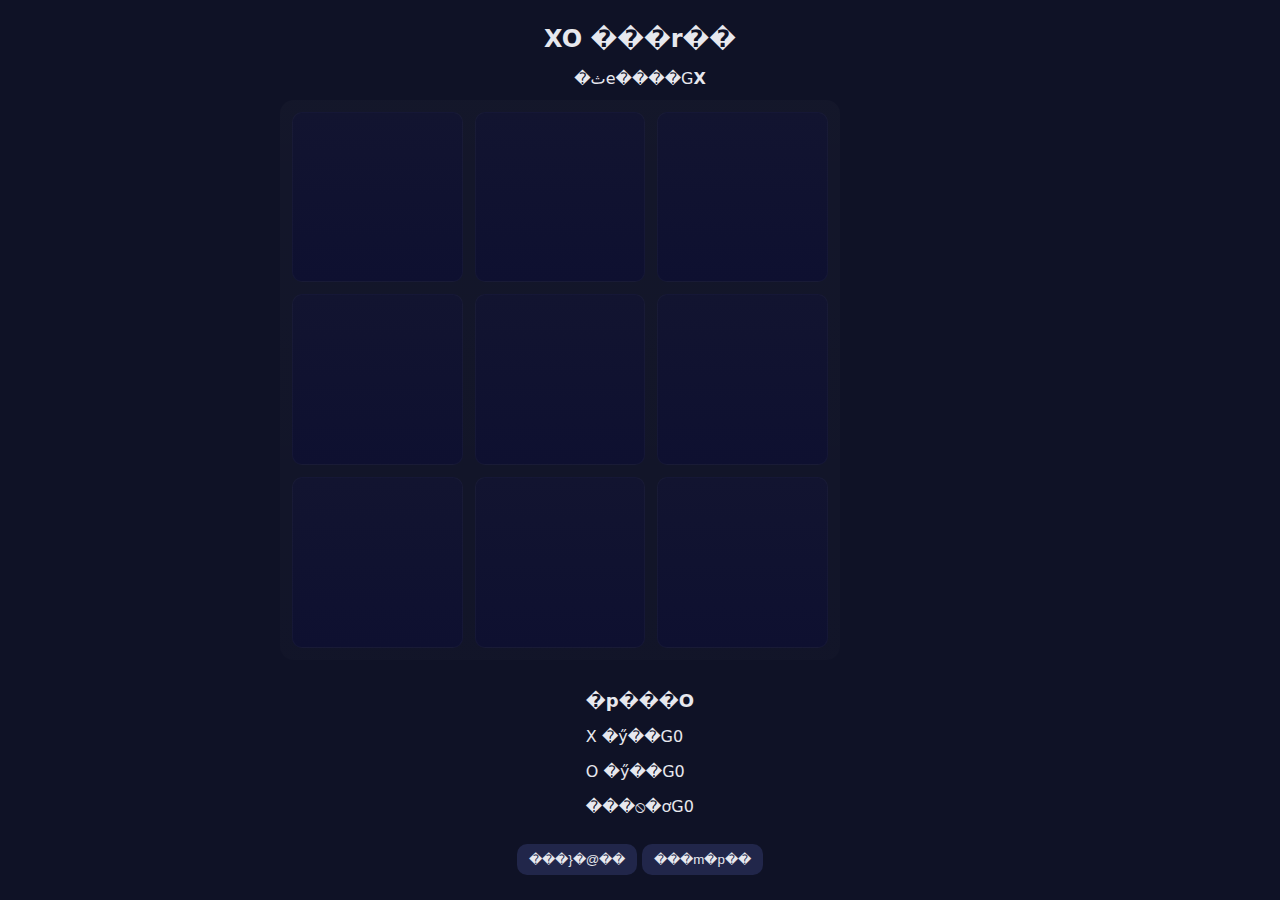
<file: index.html>
<!DOCTYPE html>
<html lang="zh-TW">
    <head>
        <meta charset="utf-8" />
        <meta name="viewport" content="width=device-width, initial-scale=1" />
        <title>1132951 -HW08</title>
        <link rel="stylesheet" href="styles.css">
    </head>
    <body>
        <main class="container">
            <h1>XO ���r��</h1>
            <div class="status">
                <span>�ثe����G<strong id="turn">X</strong></span>
                <span id="state"></span>
            </div>
            
            <section id="board" class="board" aria-label="���r�ѴѽL">
            <button class="cell" data-idx="0" ></button>
            <button class="cell" data-idx="1" ></button>
            <button class="cell" data-idx="2" ></button>
            <button class="cell" data-idx="3" ></button>
            <button class="cell" data-idx="4" ></button>
            <button class="cell" data-idx="5" ></button>
            <button class="cell" data-idx="6" ></button>
            <button class="cell" data-idx="7" ></button>
            <button class="cell" data-idx="8" ></button>
            </section>
            
            <!-- �p���O -->
            <div class="scoreboard">
                <h2>�p���O</h2>
                <p>X �ӳ��G<span id="score-x">0</span></p>
                <p>O �ӳ��G<span id="score-o">0</span></p>
                <p>���⦸�ơG<span id="score-draw">0</span></p>
            </div>
            <!-- ������s -->
            <div class="controls">
                <button id="reset">���}�@��</button>
                <button id="reset-all">���m�p��</button>
            </div>

        </main>
        <script src="script.js" defer></script>
    </body>
</html>
</file>
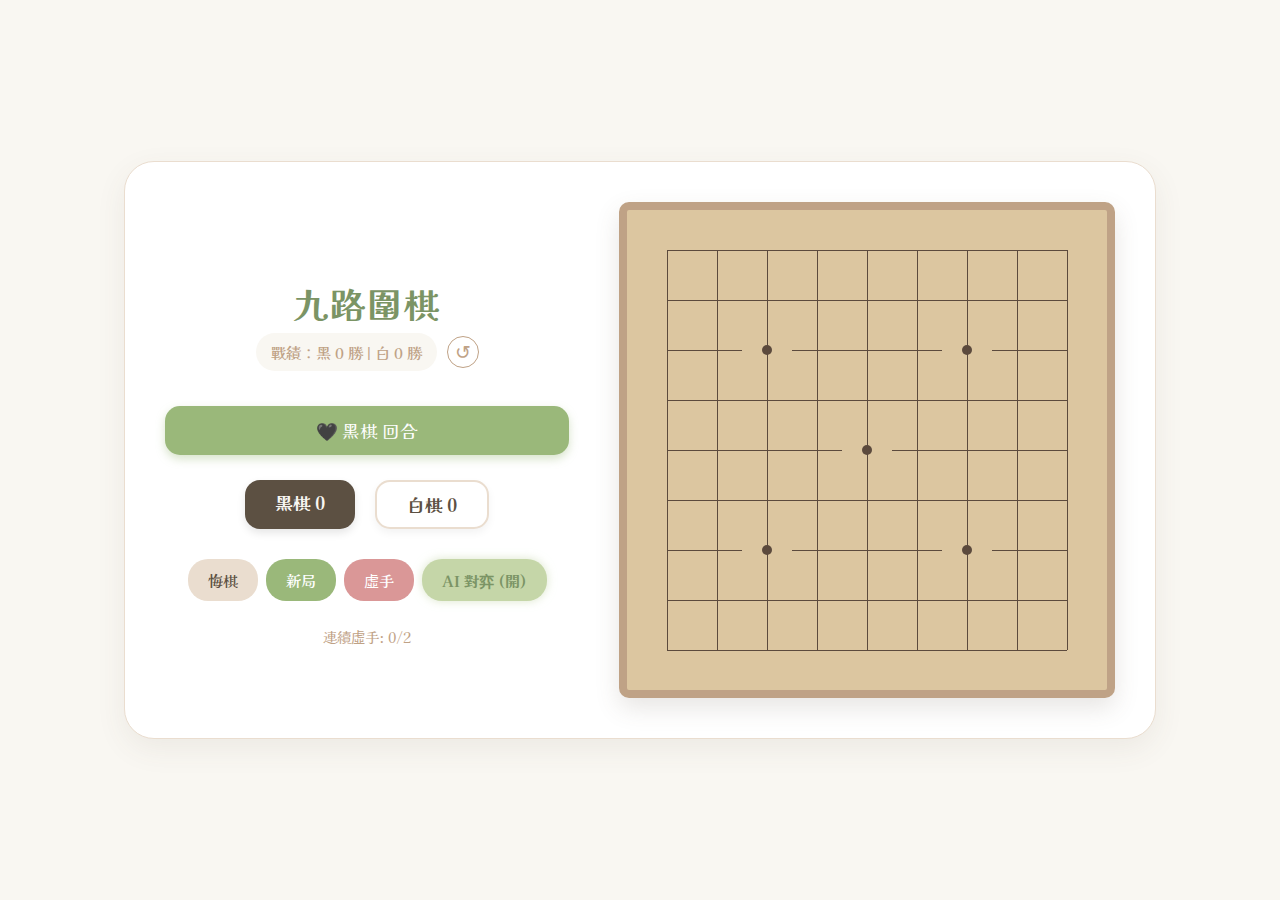
<file: Final-1132951/index.html>
<!DOCTYPE html>
<html lang="zh-TW">
<head>
    <meta charset="UTF-8">
    <meta name="viewport" content="width=device-width, initial-scale=1.0">
    <title>1132951 -FinalTerm</title>
    <link rel="preconnect" href="https://fonts.googleapis.com">
    <link rel="preconnect" href="https://fonts.gstatic.com" crossorigin>
    <link href="https://fonts.googleapis.com/css2?family=Kaisei+Decol&family=Noto+Emoji:wght@300..700&family=Pixelify+Sans:wght@400..700&family=Playwrite+AU+SA:wght@100..400&display=swap" rel="stylesheet">
    <link rel="stylesheet" href="style.css">
</head>
<body>
    <div class="game-container">
        <div class="info-panel">
            <h1>九路圍棋</h1>
            
            <div class="stats-row">
                <div class="stats-info">
                    戰績：黑 <span id="totalBlackWins">0</span> 勝 | 白 <span id="totalWhiteWins">0</span> 勝
                </div>
                <button class="reset-stats-btn" onclick="resetStats()" title="重置戰績">↺</button>
            </div>

            <div class="status" id="status">🖤 黑棋先手，請放鬆心情下棋</div>

            <div class="score">
                <div class="black-score">黑棋 <span id="blackScore">0</span></div>
                <div class="white-score">白棋 <span id="whiteScore">0</span></div>
            </div>

            <div class="controls">
                <button id="undoBtn">悔棋</button>
                <button class="primary-btn" onclick="newGame()">新局</button>
                <button class="pass-btn" id="passBtn">虛手</button>
                <button id="aiBtn" onclick="toggleAI()">AI 對弈</button>
            </div>
            
            <div id="passInfo">連續虛手: <span id="passCount">0</span>/2</div>
        </div>

        <div class="board-panel">
            <div id="board"></div>
        </div>
    </div>

    <script src="script.js"></script>
</body>

</html>
</file>
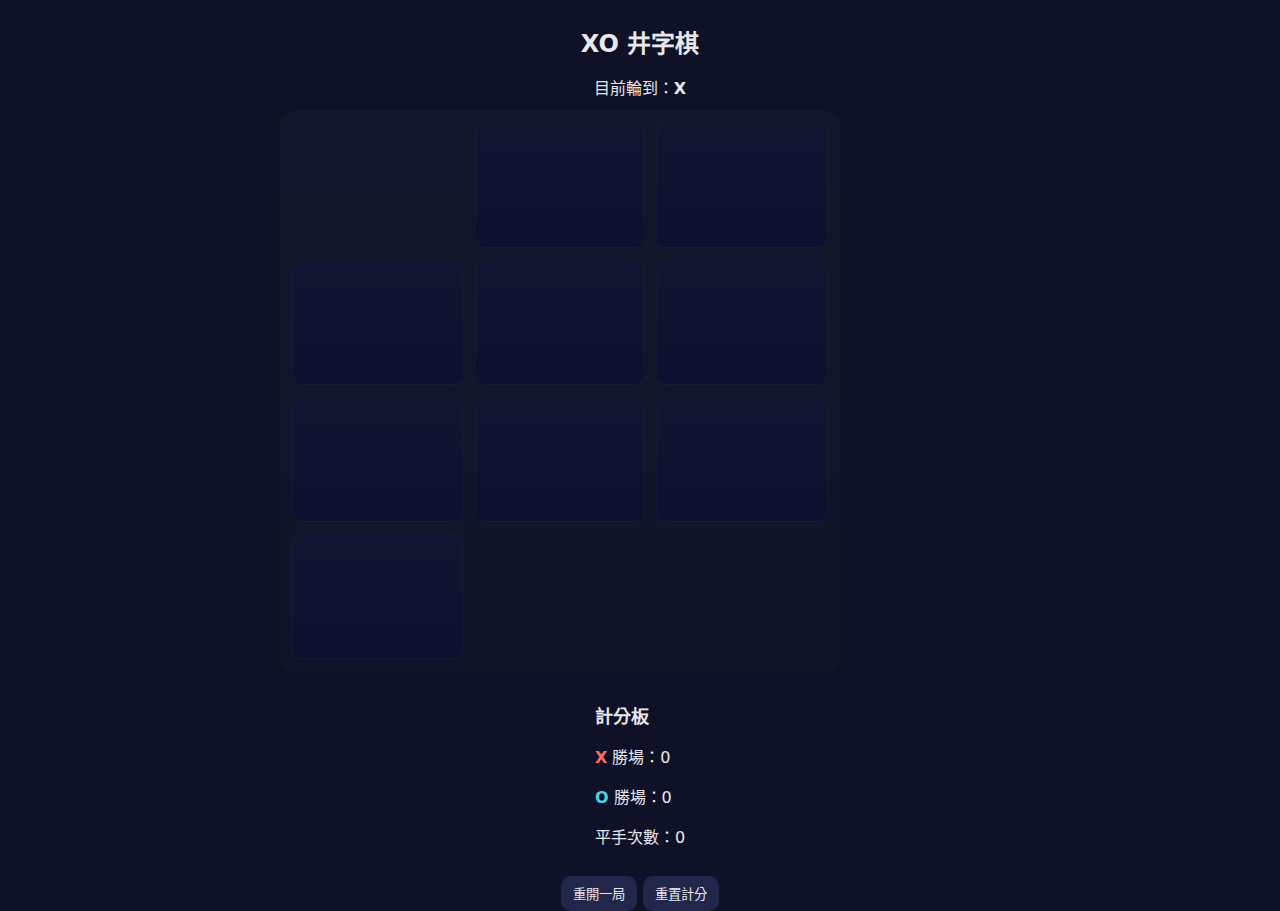
<file: HW08-1132951/index.html>
<!DOCTYPE html>
<html lang="zh-TW">
    <head>
        <meta charset="utf-8" />
        <meta name="viewport" content="width=device-width, initial-scale=1" />
        <title>1132951 -HW08</title>
        <link rel="stylesheet" href="styles.css">
    </head>
    <body>
        <main class="container">
            <article class="mainContent">
                <h1>XO 井字棋</h1>
                <div class="status">
                    <span>目前輪到：<strong id="turn">X</strong></span>
                    <span id="state"></span>
                </div>

                <section id="board" class="board" aria-label="井字棋棋盤">
                    <div id="winnerLine"></div>
                    <button class="cell" data-idx="0" ></button>
                    <button class="cell" data-idx="1" ></button>
                    <button class="cell" data-idx="2" ></button>
                    <button class="cell" data-idx="3" ></button>
                    <button class="cell" data-idx="4" ></button>
                    <button class="cell" data-idx="5" ></button>
                    <button class="cell" data-idx="6" ></button>
                    <button class="cell" data-idx="7" ></button>
                    <button class="cell" data-idx="8" ></button>
                </section>
            </article>
            <!-- 計分板 -->
            <div class="scoreboard">
                <h2>計分板</h2>
                <p><span style="color:#ff6b6b"><b>X</b></span> 勝場：<span id="score-x">0</span></p>
                <p><span style="color:#4dd0e1"><b>O</b></span> 勝場：<span id="score-o">0</span></p>
                <p>平手次數：<span id="score-draw">0</span></p>
            </div>
            <!-- 控制按鈕 -->
            <div class="controls">
                <button id="reset">重開一局</button>
                <button id="reset-all">重置計分</button>
            </div>

        </main>
        <script src="scripts.js" defer></script>
    </body>

</html>
</file>
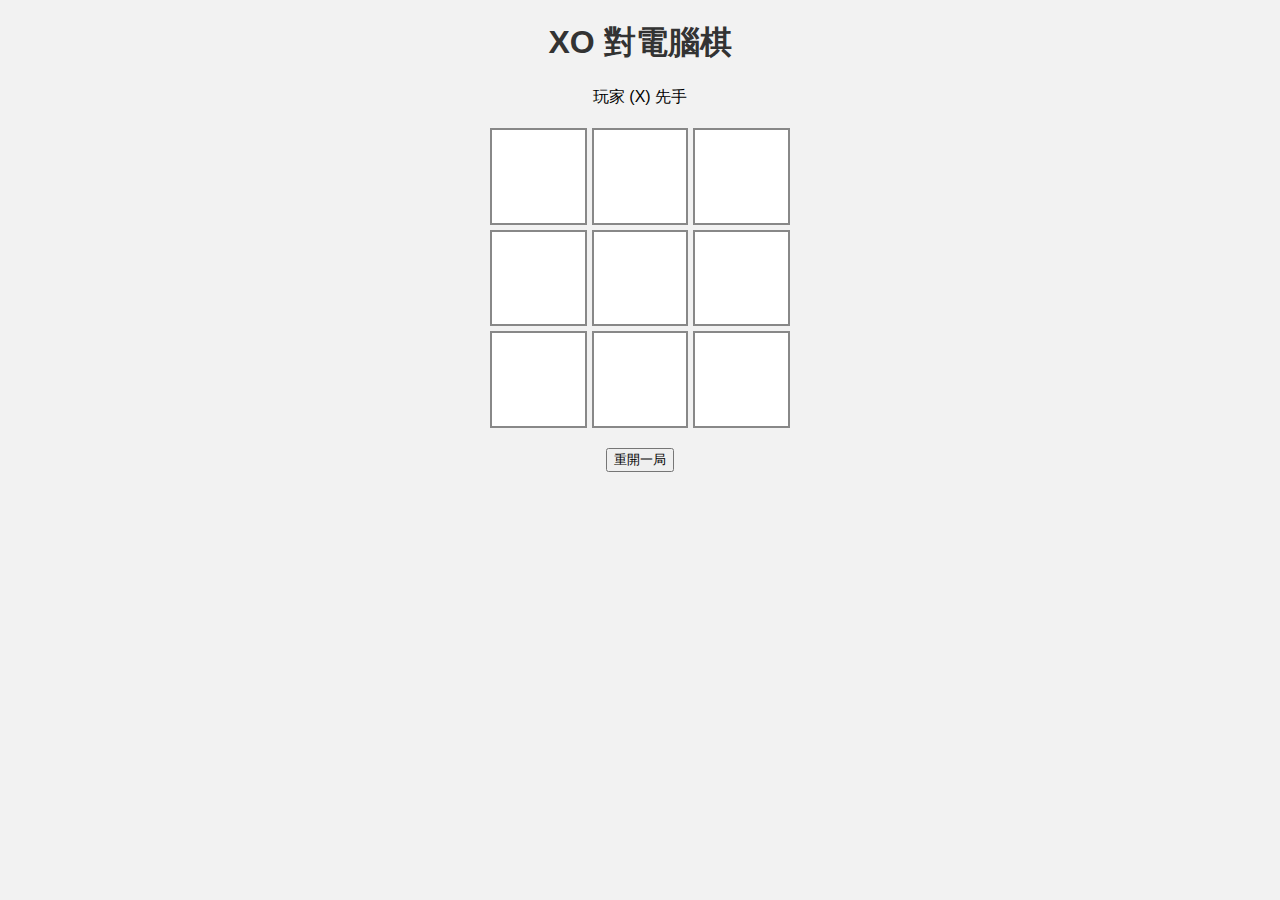
<file: HW09_1132951/index.html>
<!DOCTYPE html>
<html lang="zh">
    <head>
        <meta charset="UTF-8">
        <title>1132951 -HW09</title>
        <link rel="stylesheet" href="styles.css">
    </head>
    <body>
        <h1>XO 對電腦棋</h1>
        <div id="status">玩家 (X) 先手</div>
        <div id="board" class="board"></div>
        <div class="controls">
        <button onclick="resetGame()">重開一局</button>
        </div>
        <script src="scripts.js"></script>
    </body>
</html>
</file>
<file: styles.css>
/* ���]�w�������� */
:root{
--bg: #0f1226;
--text: #e7e8ee;
--x: #ff6b6b;
--o: #4dd0e1;
--win: #ffe066;
}
*{box-sizing:border-box}
html,body{height:100%;}
body{
 margin:0; font-family: 'Noto Sans TC', system-ui, -apple-system, sans-serif;
 background:var(--bg); color:var(--text); display:grid; place-items:center; padding:24px;
}
/* �A�]�pmain�������Ph1 */
.container{ width: min(720px, 96%); text-align:center; }
h1{ margin:0 0 16px 0; font-size:24px; }
.status{ margin-bottom:12px; }
/* �]�p�ѽL<section id="board" class="board" aria-label="���r�ѴѽL"> */
.board{
display:grid; grid-template-columns: repeat(3, 1fr); gap:12px;
background: linear-gradient(180deg, rgba(255,255,255,0.02), rgba(255,255,255,0.01));
padding:12px; border-radius:14px; width:min(560px, 92%); aspect-ratio:1/1;
}
/* �]�p�ѽL��<button class="cell" data-idx="0" > */
.cell{
border-radius:10px; background:linear-gradient(180deg,#121430,#0e1030); border:1px solid rgba(255,255,255,0.03);
font-size:48px; font-weight:800; display:grid; place-items:center;
cursor:pointer; user-select:none; -webkit-tap-highlight-color:transparent;
}
.cell.x{ color:var(--x); }
.cell.o{ color:var(--o); }
.cell.win{ background:var(--win); color:#000; }
/* �]�pReset��B<div class=��controls��>�Pbutton */
.controls{ margin-top:12px; }
button{ padding:8px 12px; border-radius:10px; border:0; background:#21264a; color:var(--text);
cursor:pointer; }
button:disabled{ opacity:.5; cursor:not-allowed; }

.scoreboard{ margin-top:16px; text-align:left; display:inline-block; }
.scoreboard h2{ margin-bottom:8px; font-size:18px; }
.controls{ margin-top:12px; }
button{ padding:8px 12px; border-radius:10px; border:0;
background:#21264a; color:var(--text); cursor:pointer; }
button:disabled{ opacity:.5; cursor:not-allowed; }
</file>
<file: Final-1132951/style.css>
:root {
    --bg-color: #f9f7f2; 
    --milktea-light: #eaddcf;
    --milktea-main: #dcc6a0;
    --milktea-dark: #bfa286;
    --matcha-light: #c5d6a8;
    --matcha-main: #9ab87a;
    --matcha-dark: #7b9465;
    --text-color: #5c5042;
    --line-color: #5c4a3d;
    --white-stone: #fdfdfd;
    --black-stone: #2b2b2b;
    --accent-red: #d68c8c;
    /* 新增：AI關閉時的暗色 */
    --disabled-gray: #95a5a6;
}

*{
    font-family: 'Kaisei Decol', sans-serif;
}
body {
    font-family: 'Kaisei Decol', sans-serif;
    background-color: var(--bg-color);
    color: var(--text-color);
    display: flex;
    justify-content: center;
    align-items: center;
    min-height: 100vh;
    margin: 0;
    padding: 20px;
    box-sizing: border-box;
}

.game-container {
    background: #ffffff;
    padding: 40px;
    border-radius: 30px;
    box-shadow: 0 10px 30px rgba(92, 80, 66, 0.08);
    border: 1px solid var(--milktea-light);
    display: flex;
    flex-direction: row; 
    align-items: center;
    justify-content: center;
    gap: 50px;
    max-width: 950px; 
    width: 95%;
}

.info-panel {
    flex: 1;
    display: flex;
    flex-direction: column;
    align-items: center;
    justify-content: center;
    min-width: 300px;
}

.board-panel {
    flex: 0 0 auto;
}

h1 {
    font-size: 2.2em;
    color: var(--matcha-dark);
    margin-bottom: 5px;
    font-weight: 700;
    letter-spacing: 2px;
    white-space: nowrap;
}

/* ★ 新增：戰績列的排版容器 */
.stats-row {
    display: flex;
    align-items: center;
    justify-content: center;
    gap: 10px; /* 文字跟按鈕的距離 */
    margin-bottom: 20px;
}

.stats-info {
    font-size: 0.95em;
    color: var(--milktea-dark);
    background: var(--bg-color);
    padding: 8px 15px;
    border-radius: 20px;
    display: inline-block;
    font-weight: 500;
}

/* ★ 修改：重置按鈕樣式 (變成小圓鈕) */
.reset-stats-btn {
    background: transparent !important;
    border: 1px solid var(--milktea-dark) !important;
    color: var(--milktea-dark) !important;
    width: 32px;
    height: 32px;
    padding: 0 !important;
    border-radius: 50% !important;
    font-size: 1.2em !important;
    display: flex;
    align-items: center;
    justify-content: center;
    line-height: 1;
}
.reset-stats-btn:hover {
    background: var(--bg-color) !important;
    color: var(--accent-red) !important;
    border-color: var(--accent-red) !important;
    transform: rotate(180deg); /* 加上旋轉特效 */
}

.status {
    font-size: 1.1em;
    margin: 15px 0 25px 0;
    padding: 12px 20px;
    background: var(--matcha-main);
    color: white;
    border-radius: 15px;
    width: 100%;
    box-sizing: border-box;
    box-shadow: 0 4px 10px rgba(154, 184, 122, 0.4);
    transition: all 0.3s ease;
    text-align: center;
}

.status.atari {
    background: var(--accent-red);
    animation: pulse-soft 1s infinite;
}

.status.warning {
    background: var(--accent-red) !important;
    transform: scale(1.02);
}

@keyframes pulse-soft {
    0% { transform: scale(1); }
    50% { transform: scale(1.02); }
    100% { transform: scale(1); }
}

#board {
    display: grid;
    grid-template-columns: repeat(9, 1fr);
    grid-template-rows: repeat(9, 1fr);
    width: 450px;
    height: 450px;
    margin: 0; 
    padding: 15px;
    background: var(--milktea-main);
    border: 8px solid var(--milktea-dark);
    border-radius: 10px;
    box-shadow: 0 10px 25px rgba(92, 80, 66, 0.15);
}

.cell { position: relative; width: 100%; height: 100%; cursor: pointer; display: flex; align-items: center; justify-content: center; }
.cell::before { content: ''; position: absolute; top: 50%; left: 0; width: 100%; height: 1px; background: var(--line-color); z-index: 0; }
.cell::after { content: ''; position: absolute; left: 50%; top: 0; height: 100%; width: 1px; background: var(--line-color); z-index: 0; }
.cell[data-col="0"]::before { left: 50%; width: 50%; }
.cell[data-col="8"]::before { width: 50%; }
.cell[data-row="0"]::after { top: 50%; height: 50%; }
.cell[data-row="8"]::after { height: 50%; }

.cell[data-row="4"][data-col="4"]::before,
.cell[data-row="2"][data-col="2"]::before,
.cell[data-row="2"][data-col="6"]::before,
.cell[data-row="6"][data-col="2"]::before,
.cell[data-row="6"][data-col="6"]::before {
    box-shadow: 0 0 0 2px var(--line-color);
    border-radius: 50%; width: 6px; height: 6px;
    background: var(--line-color);
    top: calc(50% - 3px); left: calc(50% - 3px);
    z-index: 0;
}

.stone {
    width: 90%; height: 90%; border-radius: 50%; z-index: 1;
    transition: transform 0.2s, opacity 0.2s;
    box-shadow: 1px 2px 3px rgba(0,0,0,0.2);
}
.stone.black { background: radial-gradient(circle at 35% 35%, #555 0%, var(--black-stone) 100%); }
.stone.white { background: radial-gradient(circle at 35% 35%, #fff 0%, #eee 100%); border: 1px solid rgba(0,0,0,0.05); }
.stone.captured { transform: scale(0.1); opacity: 0; }

.last-move-marker {
    position: absolute; width: 8px; height: 8px;
    background: #e67e22; border-radius: 50%; z-index: 2;
    box-shadow: 0 0 4px #e67e22;
}

.territory-mark { position: absolute; width: 25%; height: 25%; z-index: 1; opacity: 0.9; transform: rotate(45deg); }
.territory-mark.black-owner { background: var(--text-color); }
.territory-mark.white-owner { background: #fff; border: 1px solid #ccc; }

.controls {
    display: flex; flex-wrap: wrap; justify-content: center;
    gap: 8px; margin-bottom: 20px; margin-top: 15px;
}

button {
    background: var(--milktea-light); color: var(--text-color); border: none;
    padding: 10px 20px; border-radius: 20px; font-size: 0.95em;
    cursor: pointer; transition: all 0.3s ease; font-weight: 500;
}
button:hover:not(:disabled) { transform: translateY(-2px); background: var(--milktea-main); }
button:disabled { opacity: 0.5; cursor: not-allowed; }

.primary-btn { background: var(--matcha-main); color: white; }
.primary-btn:hover:not(:disabled) { background: var(--matcha-dark); box-shadow: 0 4px 10px rgba(154, 184, 122, 0.4); }
.pass-btn { background: var(--accent-red) !important; color: white !important; opacity: 0.9; }

/* ★ 新增：AI 按鈕的兩種狀態 */
#aiBtn {
    transition: all 0.3s;
    font-weight: bold;
}
/* 開：亮抹茶色 */
#aiBtn.ai-on {
    background: var(--matcha-light); 
    color: var(--matcha-dark);
    box-shadow: 0 0 10px rgba(197, 214, 168, 0.6); /* 發光效果 */
}
/* 關：暗深灰色 */
#aiBtn.ai-off {
    background: var(--disabled-gray);
    color: #fff;
    box-shadow: none;
    opacity: 0.8;
}

.score { display: flex; justify-content: center; gap: 20px; margin-bottom: 15px; font-size: 1.1em; width: 100%; }
.score div { padding: 10px 25px; border-radius: 15px; font-weight: bold; min-width: 60px; text-align: center; }
.black-score { background: var(--text-color); color: var(--bg-color); box-shadow: 0 4px 8px rgba(0,0,0,0.1); }
.white-score { background: white; color: var(--text-color); border: 2px solid var(--milktea-light); box-shadow: 0 4px 8px rgba(0,0,0,0.05); }

#passInfo { margin-top: 5px; color: var(--milktea-dark); font-size: 0.9em; }

@media (max-width: 900px) {
    .game-container { flex-direction: column; padding: 30px 20px; gap: 30px; }
    .info-panel { min-width: auto; width: 100%; }
}

@media (max-width: 500px) {
    #board { width: 320px; height: 320px; border-width: 5px; }
    h1 { font-size: 1.8em; }
    .status { font-size: 1em; padding: 10px; }
}
</file>
<file: HW08-1132951/styles.css>
/* 先設定版面底圖 */
:root{
--bg: #0f1226;
--text: #e7e8ee;
--x: #ff6b6b;
--o: #4dd0e1;
--win: #ffe066;
}
*{box-sizing:border-box}
html,body{height:100%;}
body{
 margin:0; font-family: 'Noto Sans TC', system-ui, -apple-system, sans-serif;
 background:var(--bg); color:var(--text); display:grid; place-items:center; padding:24px;
}
/* 再設計main的部分與h1 */
.container{ width: min(720px, 96%); text-align:center; }
h1{ margin:0 0 16px 0; font-size:24px; }
.status{ margin-bottom:12px; }
/* 設計棋盤<section id="board" class="board" aria-label="井字棋棋盤"> */
.board{
display:grid; grid-template-columns: repeat(3, 1fr); gap:12px;
background: linear-gradient(180deg, rgba(255,255,255,0.02), rgba(255,255,255,0.01));
padding:12px; border-radius:14px; width:min(560px, 92%); aspect-ratio:1/1;
}
/* 設計棋盤格<button class="cell" data-idx="0" > */
.cell{
border-radius:10px; background:linear-gradient(180deg,#121430,#0e1030); border:1px solid rgba(255,255,255,0.03);
font-size:48px; font-weight:800; display:grid; place-items:center;
cursor:pointer; user-select:none; -webkit-tap-highlight-color:transparent;
}
.cell.x{ color:var(--x); }
.cell.o{ color:var(--o); }
.cell.win{ background:var(--win); color:#000; }
/* 設計Reset鍵處<div class=“controls”>與button */
.controls{ margin-top:12px; }
button{ padding:8px 12px; border-radius:10px; border:0; background:#21264a; color:var(--text);
cursor:pointer; }
button:disabled{ opacity:.5; cursor:not-allowed; }

.scoreboard{ margin-top:16px; text-align:left; display:inline-block; }
.scoreboard h2{ margin-bottom:8px; font-size:18px; }
.controls{ margin-top:12px; }
button{ padding:8px 12px; border-radius:10px; border:0;
background:#21264a; color:var(--text); cursor:pointer; }
button:disabled{ opacity:.5; cursor:not-allowed; }
</file>
<file: HW09_1132951/styles.css>
body {
font-family: "Microsoft JhengHei", sans-serif;
text-align: center;
background-color: #f2f2f2;
}
h1 {
color: #333;
}
.board {
width: 300px;
height: 300px;
margin: 20px auto;
display: grid;
grid-template-columns: repeat(3, 1fr);
grid-template-rows: repeat(3, 1fr);
gap: 5px;
}
.cell {
background-color: white;
border: 2px solid #888;
font-size: 2em;
display: flex;
align-items: center;
justify-content: center;
cursor: pointer;
transition: background-color 0.3s;
}
.cell:hover {
background-color: #e0e0e0;
}
.controls {
margin-top: 10px;
}
</file>
